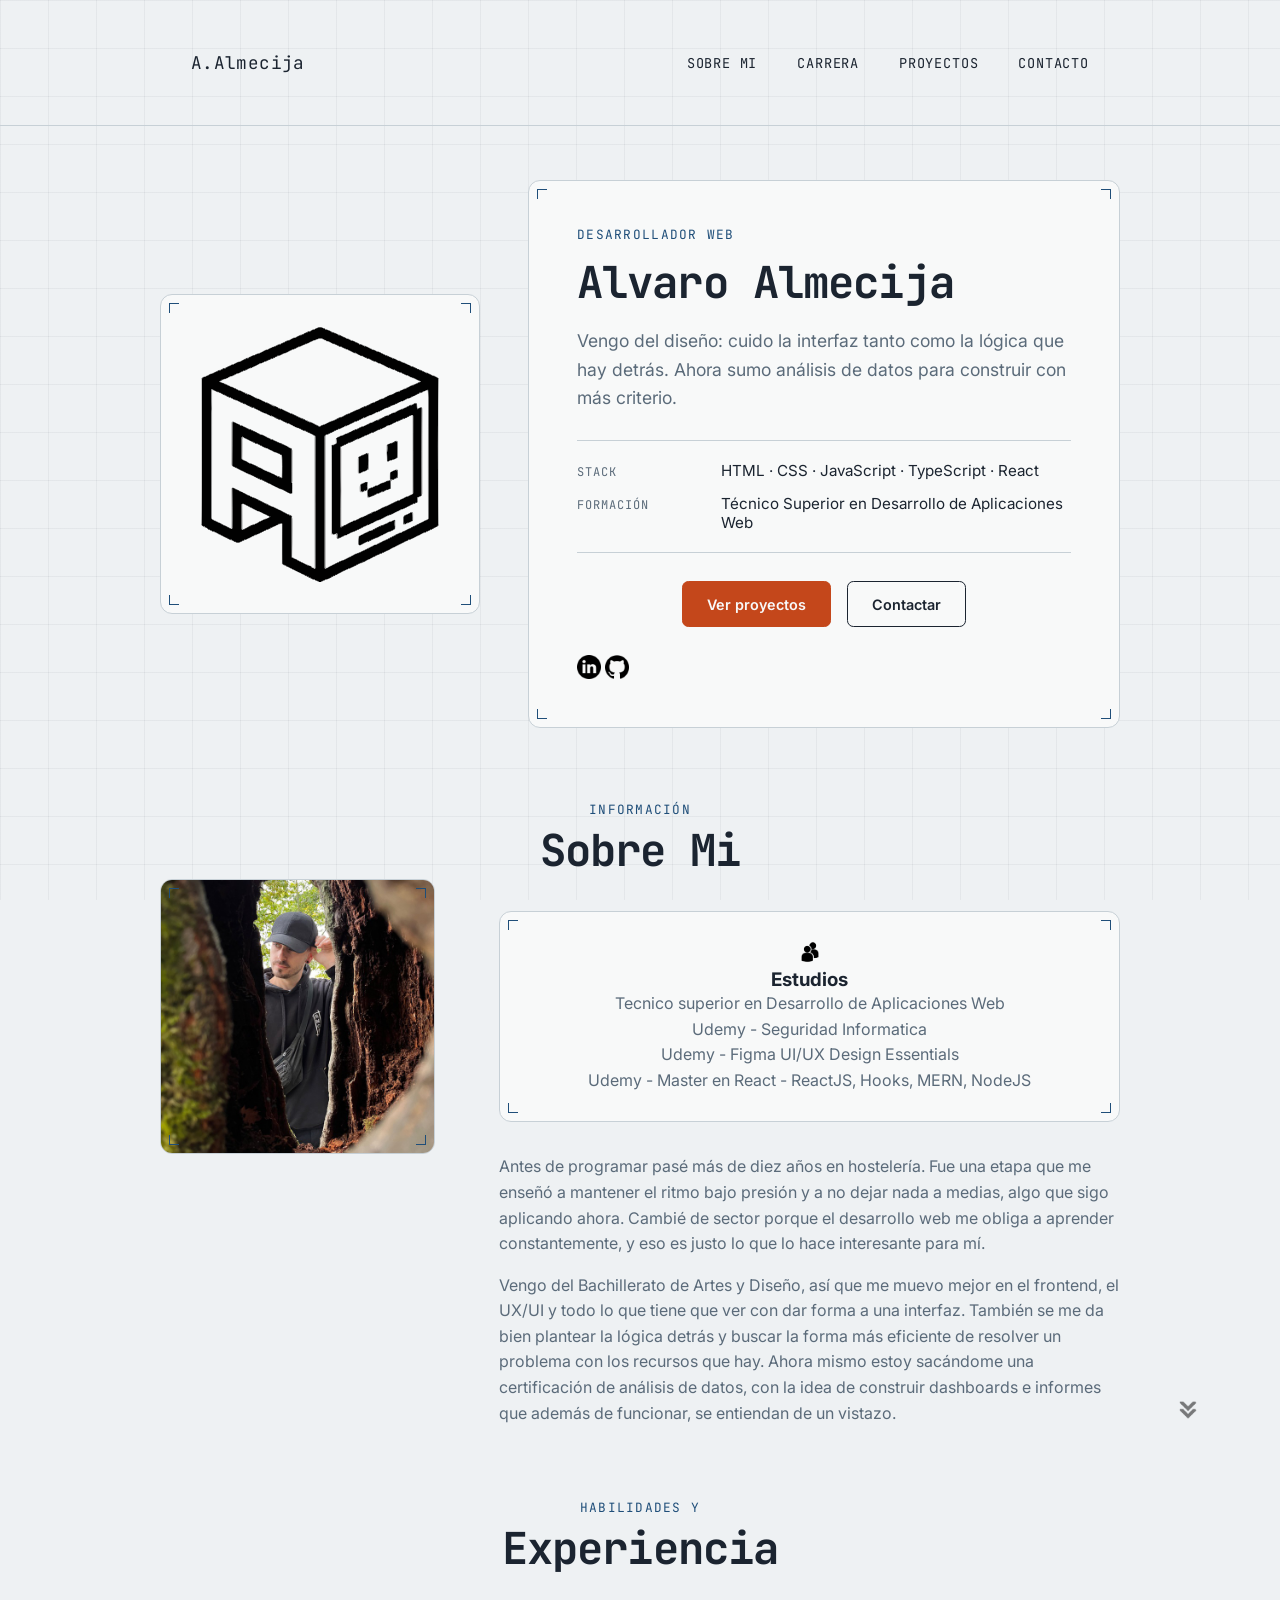
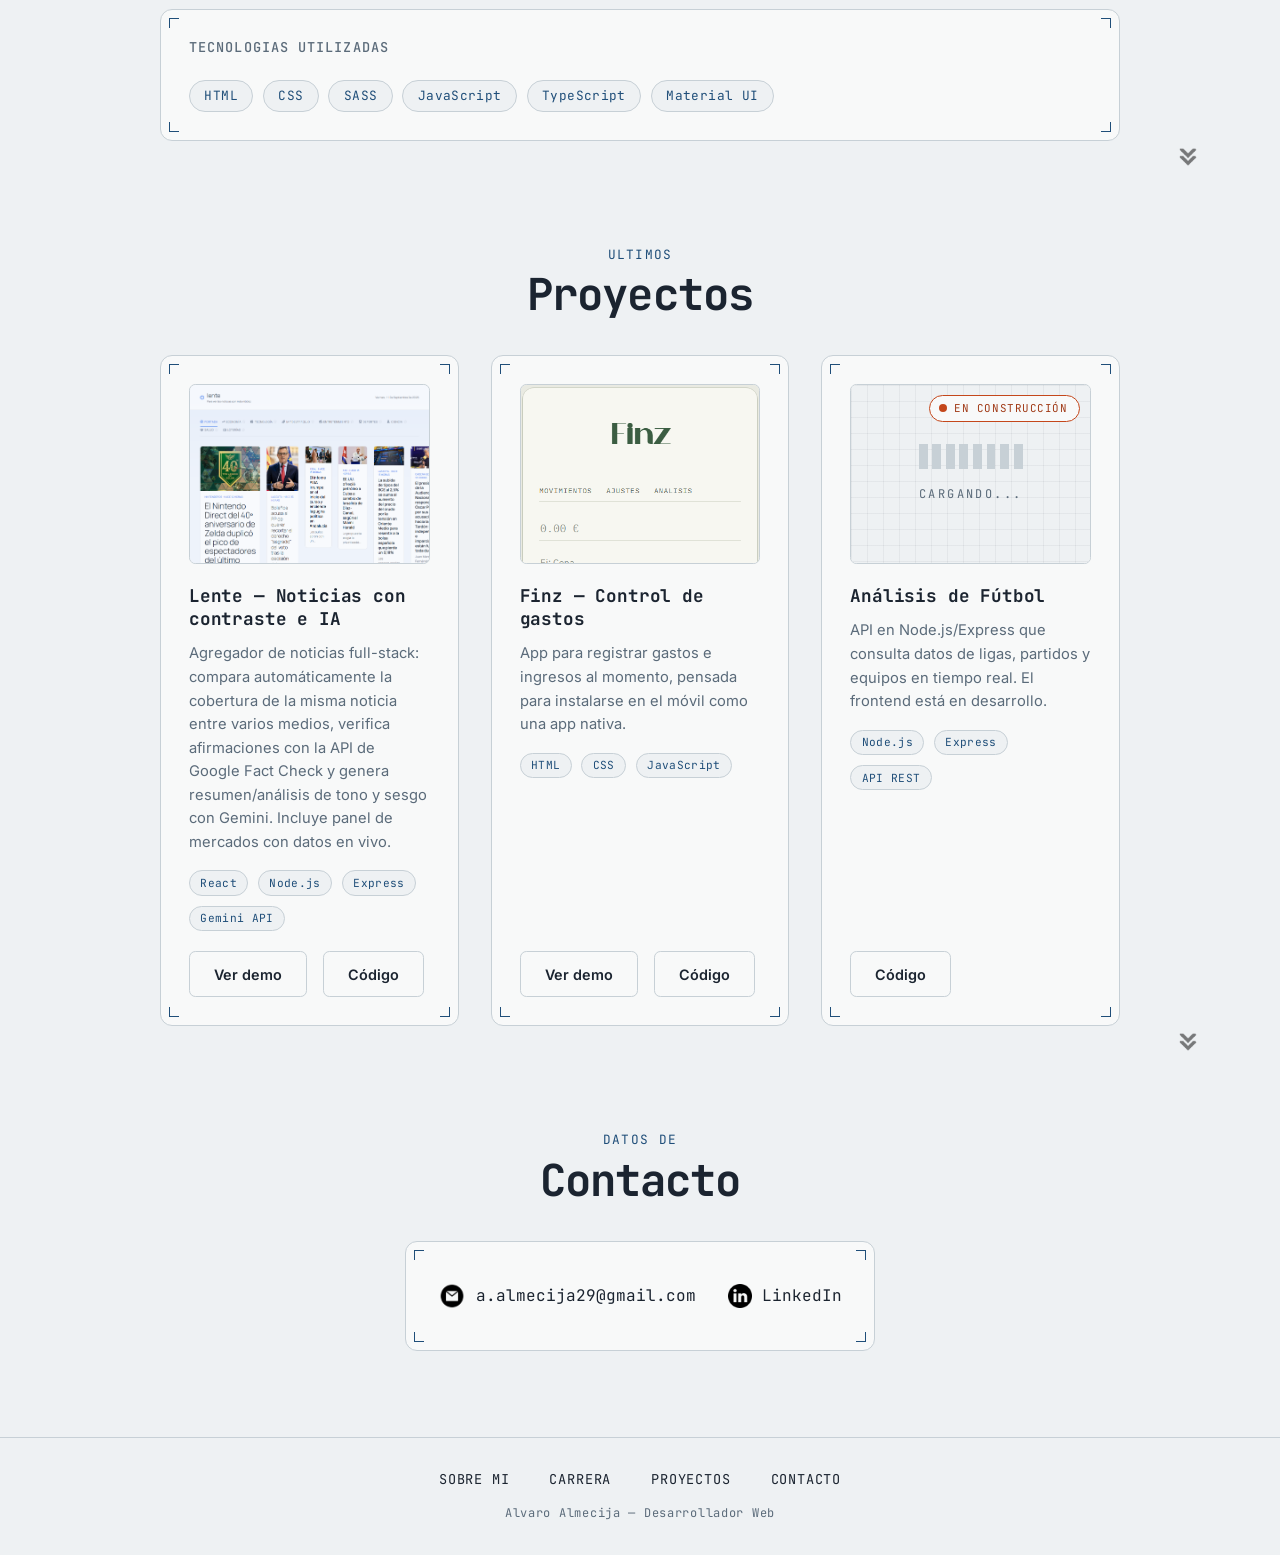
<file: index.html>
<!DOCTYPE html>
<html lang="es">
<head>
<meta charset="UTF-8" />
<meta http-equiv="X-UA-Compatible" content="IE=edge" />
<meta name="viewport" content="width=device-width, initial-scale=1.0" />
<meta name="color-scheme" content="light" />
<meta name="description" content="Alvaro Almecija — Desarrollador Web. Proyectos, experiencia y contacto." />
<title>Alvaro Almecija - Portfolio</title>
<link rel="icon" href="./assets/logoAlvaroAlme.1.svg" type="image/svg+xml" />
<link rel="preconnect" href="https://fonts.googleapis.com" />
<link rel="preconnect" href="https://fonts.gstatic.com" crossorigin />
<link href="https://fonts.googleapis.com/css2?family=JetBrains+Mono:wght@400;500;700;800&family=Inter:wght@400;500;600;700&display=swap" rel="stylesheet" />
<link rel="stylesheet" href="style.css" />
<link rel="stylesheet" href="mediaqueries.css" />
</head>
<body>
<nav id="desktop-nav">
<div class="logo" id="logo-img">A.Almecija</div>
<div>
<ul class="nav-links">
<li><a href="#about">Sobre Mi</a></li>
<li><a href="#experience">Carrera</a></li>
<li><a href="#projects">Proyectos</a></li>
<li><a href="#contact">Contacto</a></li>
</ul>
</div>
</nav>
<nav id="hamburger-nav">
<div class="logo">A.Almecija</div>
<div class="hamburger-menu">
<div class="hamburger-icon" onclick="toggleMenu()">
<span></span>
<span></span>
<span></span>
</div>
<div class="menu-links">
<li><a href="#about" onclick="toggleMenu()">Sobre Mi</a></li>
<li><a href="#experience" onclick="toggleMenu()">Carrera</a></li>
<li><a href="#projects" onclick="toggleMenu()">Proyectos</a></li>
<li><a href="#contact" onclick="toggleMenu()">Contacto</a></li>
</div>
</div>
</nav>

<section id="profile">
<div class="profile-grid">
<div class="section__pic-container corner-marks">
<span class="corner corner-tl"></span><span class="corner corner-tr"></span>
<span class="corner corner-bl"></span><span class="corner corner-br"></span>
<img src="./assets/imagoAlvaroAlme.svg" alt="Alvaro Almecija - marca personal" />
</div>
<div class="spec-panel corner-marks">
<span class="corner corner-tl"></span><span class="corner corner-tr"></span>
<span class="corner corner-bl"></span><span class="corner corner-br"></span>
<p class="eyebrow">Desarrollador Web</p>
<h1 class="title">Alvaro Almecija</h1>
<p class="spec-lede">Vengo del diseño: cuido la interfaz tanto como la lógica que hay detrás. Ahora sumo análisis de datos para construir con más criterio.</p>
<dl class="spec-fields">
<div class="spec-field">
<dt>Stack</dt>
<dd>HTML · CSS · JavaScript · TypeScript · React</dd>
</div>
<div class="spec-field">
<dt>Formación</dt>
<dd>Técnico Superior en Desarrollo de Aplicaciones Web</dd>
</div>
</dl>
<div class="btn-container hero-actions">
<button class="btn btn-primary" onclick="location.href='./#projects'">Ver proyectos</button>
<button class="btn btn-secondary" onclick="location.href='./#contact'">Contactar</button>
</div>
<div id="socials-container">
<img
src="./assets/linkedin.png"
alt="Mi perfil de LinkedIn"
class="icon"
onclick="location.href='https://www.linkedin.com/in/alvaroAlme'"
/>
<img
src="./assets/github.png"
alt="Mi perfil de GitHub"
class="icon"
onclick="location.href='https://github.com/AlvaroAlme'"
/>
</div>
</div>
</div>
</section>

<section id="about">
<p class="section__text__p1">Información</p>
<h2 class="title">Sobre Mi</h2>
<div class="section-container">
<div class="section__pic-container corner-marks">
<span class="corner corner-tl"></span><span class="corner corner-tr"></span>
<span class="corner corner-bl"></span><span class="corner corner-br"></span>
<img
src="./assets/user.image.jpg"
alt="Foto de perfil"
class="about-pic"
/>
</div>
<div class="about-details-container">
<div class="about-containers">
<div class="details-container corner-marks">
<span class="corner corner-tl"></span><span class="corner corner-tr"></span>
<span class="corner corner-bl"></span><span class="corner corner-br"></span>
<img
src="./assets/education.png"
alt="Education icon"
class="icon"
/>
<h3>Estudios</h3>
<p>Tecnico superior en Desarrollo de Aplicaciones Web<br />Udemy - Seguridad Informatica<br />Udemy - Figma UI/UX Design Essentials<br />Udemy - Master en React - ReactJS, Hooks, MERN, NodeJS</p>
</div>
</div>
<div class="text-container">
<p>
Antes de programar pasé más de diez años en hostelería. Fue una etapa que me
enseñó a mantener el ritmo bajo presión y a no dejar nada a medias, algo que
sigo aplicando ahora. Cambié de sector porque el desarrollo web me obliga a
aprender constantemente, y eso es justo lo que lo hace interesante para mí.
</p>
<p>
Vengo del Bachillerato de Artes y Diseño, así que me muevo mejor en el
frontend, el UX/UI y todo lo que tiene que ver con dar forma a una interfaz.
También se me da bien plantear la lógica detrás y buscar la forma más
eficiente de resolver un problema con los recursos que hay. Ahora mismo
estoy sacándome una certificación de análisis de datos, con la idea de
construir dashboards e informes que además de funcionar, se entiendan de
un vistazo.
</p>
</div>
</div>
</div>
<img
src="./assets/arrow.png"
alt="Arrow icon"
class="icon arrow"
onclick="location.href='./#experience'"
/>
</section>

<section id="experience">
<p class="section__text__p1">Habilidades y </p>
<h2 class="title">Experiencia</h2>
<div class="experience-details-container">
<div class="about-containers">
<div class="details-container corner-marks skills-panel">
<span class="corner corner-tl"></span><span class="corner corner-tr"></span>
<span class="corner corner-bl"></span><span class="corner corner-br"></span>
<h3 class="experience-sub-title">Tecnologias Utilizadas</h3>
<div class="tag-row">
<span class="tag">HTML</span>
<span class="tag">CSS</span>
<span class="tag">SASS</span>
<span class="tag">JavaScript</span>
<span class="tag">TypeScript</span>
<span class="tag">Material UI</span>
</div>
</div>
</div>
</div>
<img
src="./assets/arrow.png"
alt="Arrow icon"
class="icon arrow"
onclick="location.href='./#projects'"
/>
</section>

<section id="projects">
<p class="section__text__p1">Ultimos</p>
<h2 class="title">Proyectos</h2>
<div class="experience-details-container">
<div class="about-containers project-grid">
<div class="details-container color-container corner-marks project-card">
<span class="corner corner-tl"></span><span class="corner corner-tr"></span>
<span class="corner corner-bl"></span><span class="corner corner-br"></span>
<div class="project-img-frame">
<img src="./proyectos/lente-noticias/assets/lente-preview.png" alt="Lente - portada con mosaico de noticias, categorías y panel de análisis con IA" class="project-img"/>
</div>
<h3 class="experience-sub-title project-title">Lente — Noticias con contraste e IA</h3>
<p class="project-desc">Agregador de noticias full-stack: compara automáticamente la cobertura de la misma noticia entre varios medios, verifica afirmaciones con la API de Google Fact Check y genera resumen/análisis de tono y sesgo con Gemini. Incluye panel de mercados con datos en vivo.</p>
<div class="tag-row project-tags">
<span class="tag tag-data">React</span>
<span class="tag tag-data">Node.js</span>
<span class="tag tag-data">Express</span>
<span class="tag tag-data">Gemini API</span>
</div>
<div class="btn-container">
<button class="btn btn-color-2 project-btn" onclick="location.href='https://alvaroalme.github.io/lente-noticias/'">Ver demo</button>
<button class="btn btn-color-2 project-btn" onclick="location.href='https://github.com/AlvaroAlme/lente-noticias'">Código</button>
</div>
</div>
<div class="details-container color-container corner-marks project-card">
<span class="corner corner-tl"></span><span class="corner corner-tr"></span>
<span class="corner corner-bl"></span><span class="corner corner-br"></span>
<div class="project-img-frame">
<img src="./proyectos/control-de-gastos/assets/finz-preview.png" alt="Finz - Control de gastos, formulario y listado de movimientos" class="project-img"/>
</div>
<h3 class="experience-sub-title project-title">Finz — Control de gastos</h3>
<p class="project-desc">App para registrar gastos e ingresos al momento, pensada para instalarse en el móvil como una app nativa.</p>
<div class="tag-row project-tags">
<span class="tag tag-data">HTML</span>
<span class="tag tag-data">CSS</span>
<span class="tag tag-data">JavaScript</span>
</div>
<div class="btn-container">
<button class="btn btn-color-2 project-btn" onclick="location.href='https://AlvaroAlme.github.io/portfolio-alvaroalme/proyectos/control-de-gastos/landing.html'">Ver demo</button>
<button class="btn btn-color-2 project-btn" onclick="location.href='https://github.com/AlvaroAlme/portfolio-alvaroalme/tree/main/proyectos/control-de-gastos'">Código</button>
</div>
</div>
<div class="details-container color-container corner-marks project-card">
<span class="corner corner-tl"></span><span class="corner corner-tr"></span>
<span class="corner corner-bl"></span><span class="corner corner-br"></span>
<div class="project-img-frame project-img-frame--wip">
<span class="wip-badge">En construcción</span>
<div class="loading-placeholder">
<div class="loading-bar">
<span></span><span></span><span></span><span></span><span></span><span></span><span></span><span></span>
</div>
<p class="loading-text">CARGANDO...</p>
</div>
</div>
<h3 class="experience-sub-title project-title">Análisis de Fútbol</h3>
<p class="project-desc">API en Node.js/Express que consulta datos de ligas, partidos y equipos en tiempo real. El frontend está en desarrollo.</p>
<div class="tag-row project-tags">
<span class="tag tag-data">Node.js</span>
<span class="tag tag-data">Express</span>
<span class="tag tag-data">API REST</span>
</div>
<div class="btn-container">
<button class="btn btn-color-2 project-btn" onclick="location.href='https://github.com/AlvaroAlme/portfolio-alvaroalme/tree/main/proyectos/analisis-futbol'">Código</button>
</div>
</div>
</div>
</div>
<img
src="./assets/arrow.png"
alt="Arrow icon"
class="icon arrow"
onclick="location.href='./#contact'"
/>
</section>

<section id="contact">
<p class="section__text__p1">Datos de</p>
<h2 class="title">Contacto</h2>
<div class="contact-info-upper-container corner-marks">
<span class="corner corner-tl"></span><span class="corner corner-tr"></span>
<span class="corner corner-bl"></span><span class="corner corner-br"></span>
<div class="contact-info-container">
<img
src="./assets/email.png"
alt="Email icon"
class="icon contact-icon email-icon"
/>
<p><a href="mailto:a.almecija29@gmail.com">a.almecija29@gmail.com</a></p>
</div>
<div class="contact-info-container">
<img
src="./assets/linkedin.png"
alt="LinkedIn icon"
class="icon contact-icon"
/>
<p><a href="https://www.linkedin.com/in/alvaroAlme">LinkedIn</a></p>
</div>
</div>
</section>
<footer>
<nav>
<div class="nav-links-container">
<ul class="nav-links">
<li><a href="#about">Sobre Mi</a></li>
<li><a href="#experience">Carrera</a></li>
<li><a href="#projects">Proyectos</a></li>
<li><a href="#contact">Contacto</a></li>
</ul>
</div>
</nav>
<p class="footer-note">Alvaro Almecija — Desarrollador Web</p>
</footer>
<script src="script.js"></script>
</body>
</html>
</file>
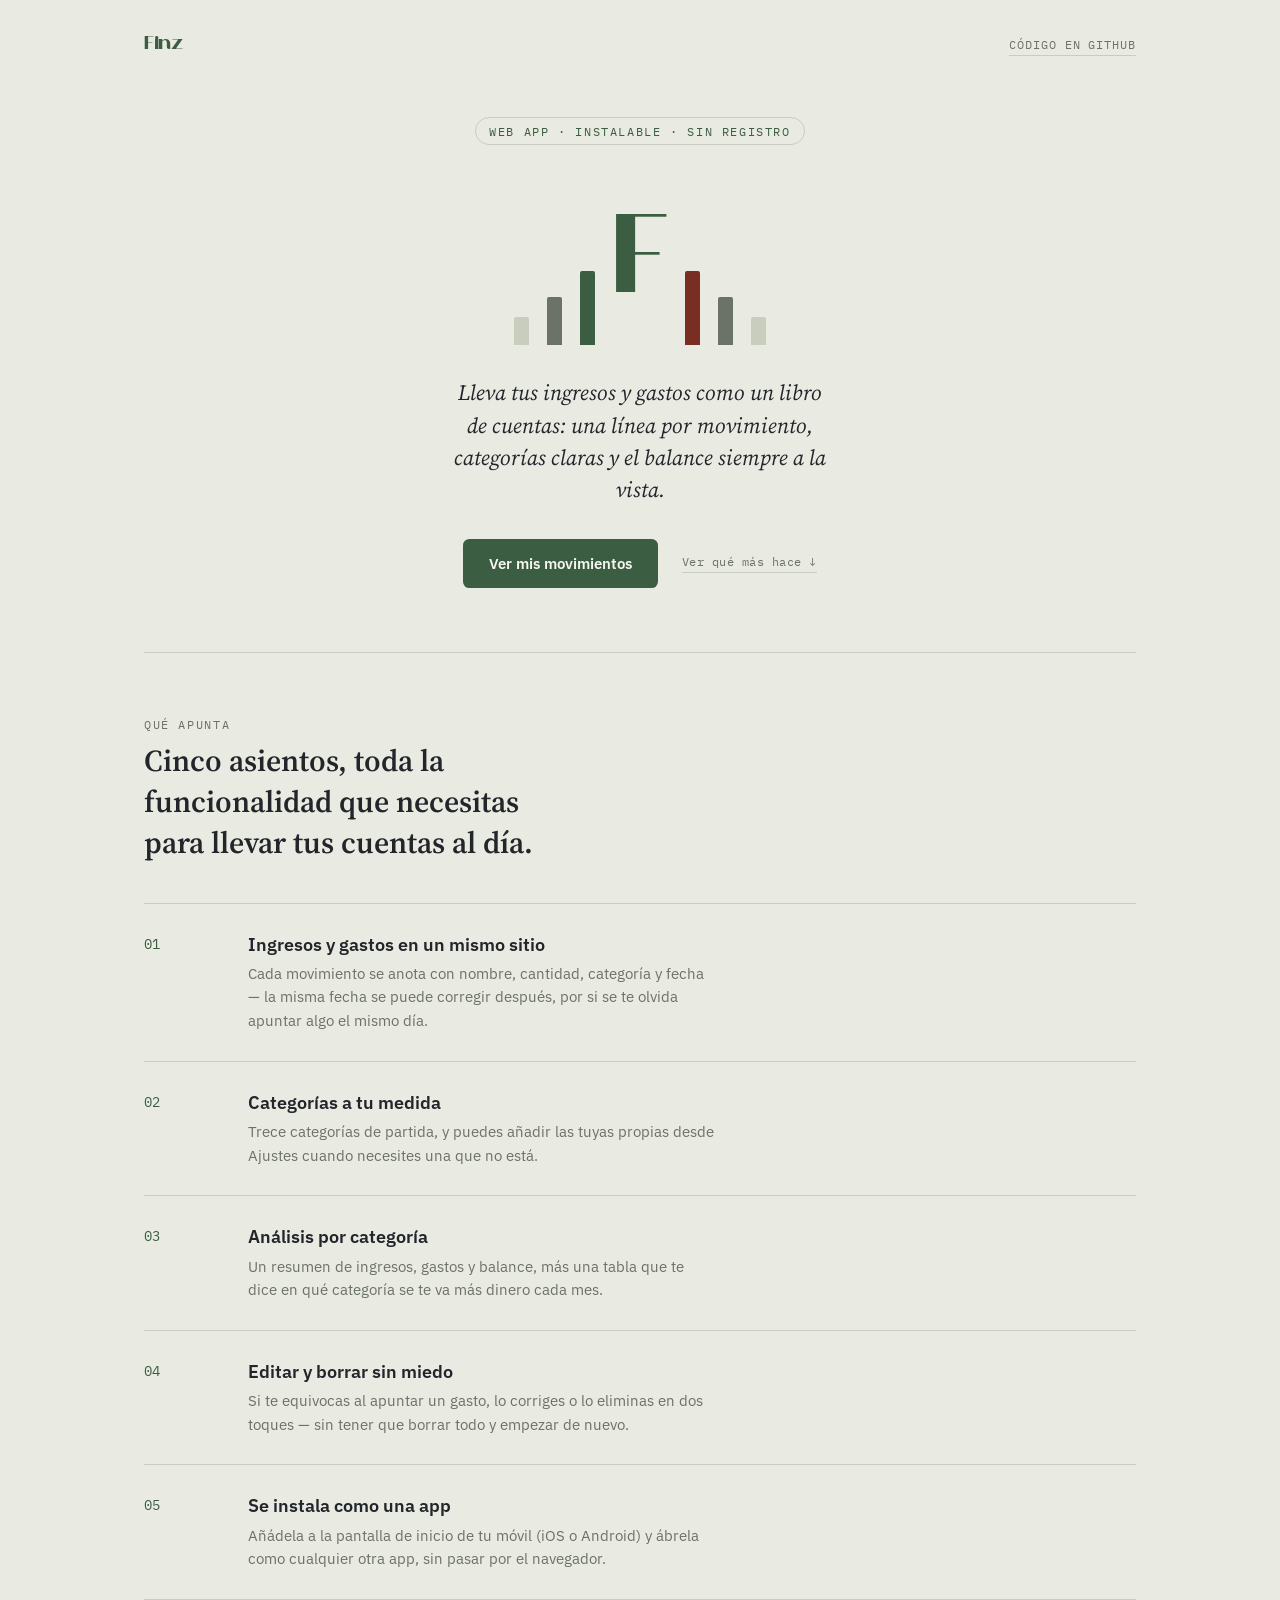
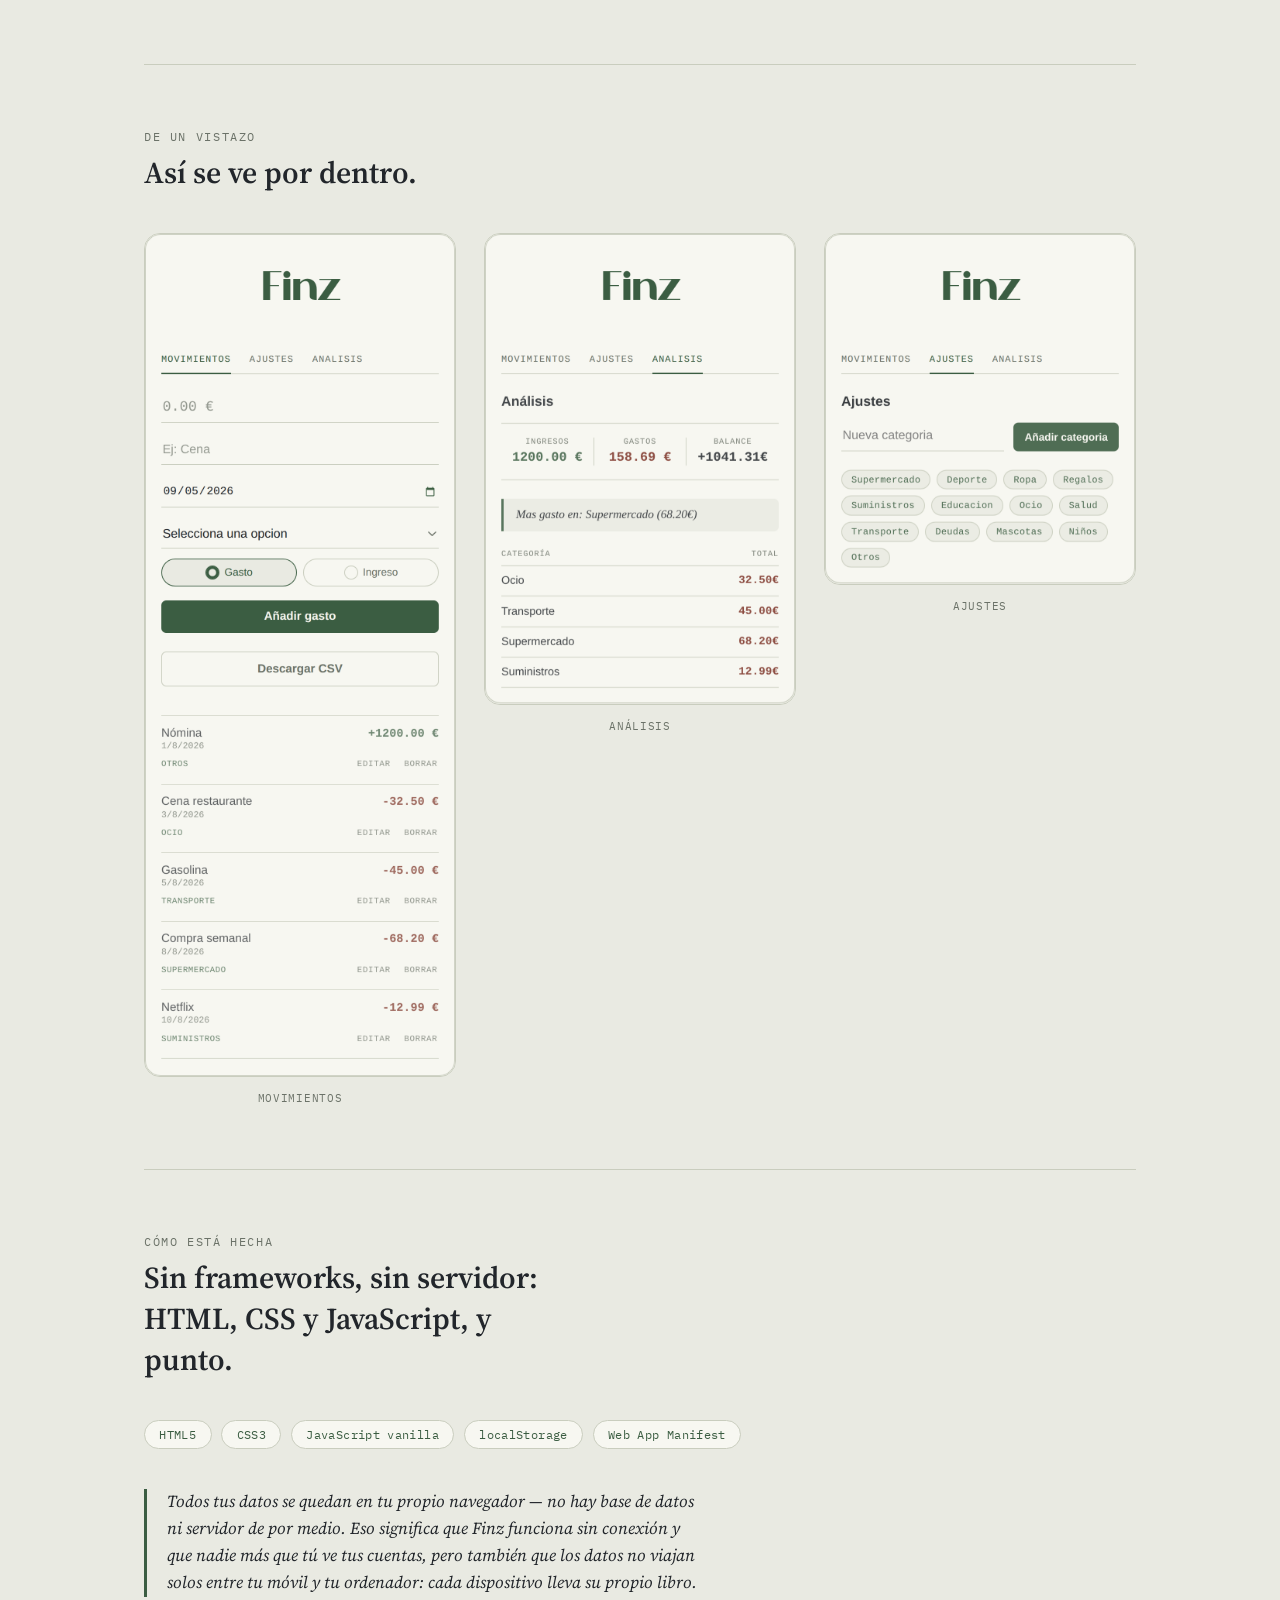
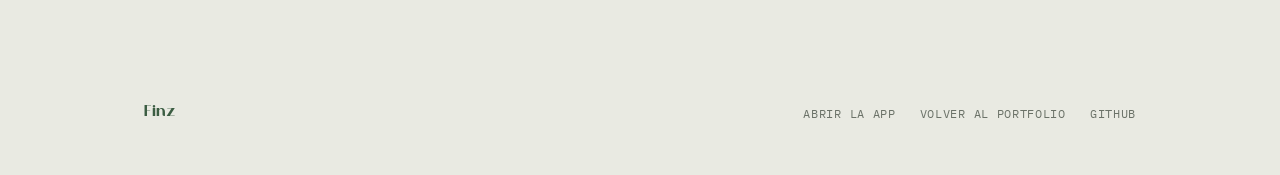
<file: proyectos/control-de-gastos/landing.html>
<!DOCTYPE html>
<html lang="es">
<head>
<meta charset="UTF-8" />
<meta name="viewport" content="width=device-width, initial-scale=1.0" />
<title>Finz — Control de gastos</title>
<meta name="description" content="Finz es una web app para llevar tus ingresos y gastos como un libro de cuentas: simple, privada y sin registro." />
<link rel="apple-touch-icon" href="assets/icon-180.png" />
<style>
@import url("https://fonts.googleapis.com/css2?family=Source+Serif+4:ital,opsz,wght@0,8..60,500;1,8..60,500;0,8..60,600&family=IBM+Plex+Sans:wght@400;500;600&family=IBM+Plex+Mono:wght@400;500;600&display=swap");

@font-face {
  font-family: "Brolian";
  src: url("assets/Brolian-Black.ttf") format("truetype");
  font-weight: 900;
  font-style: normal;
  font-display: swap;
}

:root {
  --ledger-void: #e9eae2;
  --ledger-page: #f7f7f1;
  --ink: #22262b;
  --ink-soft: #6b7268;
  --rule: #c9cdbe;
  --debit: #7a2e22;
  --brand: #3b5d42;
  --brand-dark: #2e4a35;

  --font-display: "Source Serif 4", Georgia, serif;
  --font-body: "IBM Plex Sans", "Segoe UI", sans-serif;
  --font-data: "IBM Plex Mono", "Courier New", monospace;
  --font-wordmark: "Brolian", "Segoe UI", sans-serif;
}

* {
  margin: 0;
  padding: 0;
  box-sizing: border-box;
}

html {
  scroll-behavior: smooth;
}

body {
  font-family: var(--font-body);
  background: var(--ledger-void);
  color: var(--ink);
  -webkit-font-smoothing: antialiased;
}

.envolvente {
  max-width: 1040px;
  margin: 0 auto;
  padding: 0 1.5rem;
}

a {
  color: inherit;
}

/* ---------- Cabecera ---------- */

.cabecera {
  display: flex;
  align-items: center;
  justify-content: space-between;
  padding: 1.75rem 0;
}

.cabecera-marca {
  font-family: var(--font-wordmark);
  font-weight: 900;
  font-size: 1.5rem;
  color: var(--brand);
  letter-spacing: -0.02em;
}

.cabecera-enlace {
  font-family: var(--font-data);
  font-size: 0.72rem;
  letter-spacing: 0.08em;
  text-transform: uppercase;
  color: var(--ink-soft);
  text-decoration: none;
  border-bottom: 1px solid var(--rule);
  padding-bottom: 0.15rem;
  transition: color 150ms ease, border-color 150ms ease;
}

.cabecera-enlace:hover {
  color: var(--brand);
  border-color: var(--brand);
}

/* ---------- Héroe: la portada del libro ---------- */

.hero {
  padding: 3.5rem 0 4rem;
  display: flex;
  flex-direction: column;
  align-items: center;
  text-align: center;
}

.hero-eyebrow {
  display: inline-block;
  font-family: var(--font-data);
  font-size: 0.72rem;
  letter-spacing: 0.14em;
  text-transform: uppercase;
  color: var(--brand);
  border: 1px solid var(--rule);
  border-radius: 999px;
  padding: 0.35rem 0.85rem;
  margin-bottom: 2.5rem;
}

/* ---------- El visual del héroe: un pequeño perfil de barras,
   como el "skyline" de un gráfico de barras, con la F de Finz
   como el pico central — el mismo lenguaje que usa la pestaña
   de Análisis, pero como marca en vez de como dato. Las barras
   más próximas a la F llevan los dos colores que ya significan
   algo en el resto de la app: verde para ingreso, rojo para
   gasto — no son decorativas, citan tu propio sistema. ---------- */

.hero-visual {
  display: flex;
  align-items: flex-end;
  justify-content: center;
  gap: clamp(0.5rem, 2vw, 1.1rem);
  height: clamp(7rem, 16vw, 10rem);
  margin-bottom: 2rem;
}

.barra {
  display: block;
  width: clamp(0.6rem, 1.6vw, 0.95rem);
  height: var(--altura);
  background: var(--color);
  border-radius: 2px 2px 0 0;
  transform: scaleY(0);
  transform-origin: bottom;
  animation: crecer-barra 550ms cubic-bezier(0.34, 1.56, 0.64, 1) forwards;
  animation-delay: var(--demora);
}

.hero-f {
  font-family: var(--font-wordmark);
  font-weight: 900;
  font-size: clamp(5.5rem, 14vw, 8.5rem);
  line-height: 1;
  color: var(--brand);
  letter-spacing: -0.02em;
  opacity: 0;
  transform: scale(0.85) translateY(6px);
  animation: aparecer-f 480ms ease-out forwards;
  animation-delay: 260ms;
}

@keyframes crecer-barra {
  to {
    transform: scaleY(1);
  }
}

@keyframes aparecer-f {
  to {
    opacity: 1;
    transform: scale(1) translateY(0);
  }
}

.hero-tagline {
  font-family: var(--font-display);
  font-style: italic;
  font-size: 1.35rem;
  line-height: 1.5;
  color: var(--ink);
  max-width: 34ch;
  margin-bottom: 2rem;
}

.hero-acciones {
  display: flex;
  align-items: center;
  gap: 1.5rem;
  flex-wrap: wrap;
  justify-content: center;
  opacity: 0;
  transform: translateY(10px);
  animation: aparecer-acciones 450ms ease-out forwards;
  animation-delay: 700ms;
}

@keyframes aparecer-acciones {
  to {
    opacity: 1;
    transform: translateY(0);
  }
}

.btn-cta {
  display: inline-block;
  font-family: var(--font-body);
  font-weight: 600;
  font-size: 0.95rem;
  color: var(--ledger-page);
  background: var(--brand);
  padding: 0.9rem 1.6rem;
  border-radius: 0.4rem;
  text-decoration: none;
  transition: background-color 150ms ease;
}

.btn-cta:hover {
  background: var(--brand-dark);
}

.hero-secundario {
  font-family: var(--font-data);
  font-size: 0.78rem;
  letter-spacing: 0.04em;
  color: var(--ink-soft);
  text-decoration: none;
  border-bottom: 1px solid var(--rule);
  padding-bottom: 0.15rem;
  transition: color 150ms ease, border-color 150ms ease;
}

.hero-secundario:hover {
  color: var(--ink);
  border-color: var(--ink);
}

@media (prefers-reduced-motion: reduce) {
  .barra,
  .hero-f,
  .hero-acciones {
    animation: none;
    opacity: 1;
    transform: none;
  }
}

/* ---------- Secciones generales ---------- */

section {
  padding: 4rem 0;
  border-top: 1px solid var(--rule);
}

.seccion-titulo {
  font-family: var(--font-data);
  font-size: 0.72rem;
  letter-spacing: 0.14em;
  text-transform: uppercase;
  color: var(--ink-soft);
  margin-bottom: 0.5rem;
}

.seccion-h2 {
  font-family: var(--font-display);
  font-weight: 600;
  font-size: 1.9rem;
  color: var(--ink);
  max-width: 26ch;
  margin-bottom: 2.5rem;
}

/* ---------- Funcionalidades: como asientos de un libro mayor,
   con su referencia numerada y una línea que los separa ---------- */

.libro {
  border-top: 1px solid var(--rule);
}

.asiento {
  display: grid;
  grid-template-columns: 5rem 1fr;
  gap: 1.5rem;
  padding: 1.75rem 0;
  border-bottom: 1px solid var(--rule);
  opacity: 0;
  transform: translateY(10px);
  transition: opacity 500ms ease, transform 500ms ease;
}

.asiento.visible {
  opacity: 1;
  transform: translateY(0);
}

.asiento-ref {
  font-family: var(--font-data);
  font-size: 0.85rem;
  color: var(--brand);
  padding-top: 0.2rem;
}

.asiento-titulo {
  font-family: var(--font-body);
  font-weight: 600;
  font-size: 1.15rem;
  margin-bottom: 0.4rem;
}

.asiento-desc {
  color: var(--ink-soft);
  font-size: 0.95rem;
  line-height: 1.55;
  max-width: 52ch;
}

/* ---------- Capturas ---------- */

.capturas {
  display: grid;
  grid-template-columns: repeat(3, 1fr);
  gap: 1.75rem;
}

.captura {
  opacity: 0;
  transform: translateY(10px);
  transition: opacity 500ms ease, transform 500ms ease;
}

.captura.visible {
  opacity: 1;
  transform: translateY(0);
}

.captura img {
  width: 100%;
  border-radius: 1rem;
  border: 1px solid var(--rule);
  display: block;
}

.captura-etiqueta {
  font-family: var(--font-data);
  font-size: 0.7rem;
  letter-spacing: 0.06em;
  text-transform: uppercase;
  color: var(--ink-soft);
  margin-top: 0.85rem;
  text-align: center;
}

/* ---------- Cómo está construida ---------- */

.stack {
  display: flex;
  flex-wrap: wrap;
  gap: 0.6rem;
  margin-bottom: 2.5rem;
}

.stack-tag {
  font-family: var(--font-data);
  font-size: 0.75rem;
  letter-spacing: 0.03em;
  color: var(--brand);
  background: var(--ledger-page);
  border: 1px solid var(--rule);
  border-radius: 999px;
  padding: 0.4rem 0.9rem;
}

.nota-tecnica {
  font-family: var(--font-display);
  font-style: italic;
  font-size: 1.05rem;
  line-height: 1.6;
  color: var(--ink);
  max-width: 62ch;
  border-left: 3px solid var(--brand);
  padding-left: 1.25rem;
}

/* ---------- Pie ---------- */

.pie {
  padding: 2.5rem 0 3rem;
  display: flex;
  justify-content: space-between;
  align-items: center;
  flex-wrap: wrap;
  gap: 1rem;
}

.pie-marca {
  font-family: var(--font-wordmark);
  font-weight: 900;
  font-size: 1.1rem;
  color: var(--brand);
}

.pie-enlaces {
  display: flex;
  gap: 1.5rem;
}

.pie-enlaces a {
  font-family: var(--font-data);
  font-size: 0.72rem;
  letter-spacing: 0.06em;
  text-transform: uppercase;
  color: var(--ink-soft);
  text-decoration: none;
}

.pie-enlaces a:hover {
  color: var(--brand);
}

/* ---------- Responsive ---------- */

@media (max-width: 760px) {
  .hero {
    padding-top: 1rem;
  }

  .capturas {
    grid-template-columns: 1fr;
    max-width: 340px;
    margin: 0 auto;
  }

  .asiento {
    grid-template-columns: 1fr;
    gap: 0.4rem;
  }
}

@media (prefers-reduced-motion: reduce) {
  .asiento,
  .captura {
    transition: none;
    opacity: 1;
    transform: none;
  }
}
</style>
</head>
<body>

<div class="envolvente">
  <header class="cabecera">
    <span class="cabecera-marca">Finz</span>
    <a class="cabecera-enlace" href="https://github.com/AlvaroAlme/portfolio-alvaroalme" target="_blank" rel="noopener">Código en GitHub</a>
  </header>

  <section class="hero" style="border-top: none; padding-top: 1.5rem;">
    <span class="hero-eyebrow">Web app · Instalable · Sin registro</span>

    <div class="hero-visual" aria-hidden="true">
      <span class="barra" style="--altura: 28px; --color: var(--rule); --demora: 0ms;"></span>
      <span class="barra" style="--altura: 48px; --color: var(--ink-soft); --demora: 90ms;"></span>
      <span class="barra" style="--altura: 74px; --color: var(--brand); --demora: 180ms;"></span>
      <span class="hero-f">F</span>
      <span class="barra" style="--altura: 74px; --color: var(--debit); --demora: 180ms;"></span>
      <span class="barra" style="--altura: 48px; --color: var(--ink-soft); --demora: 90ms;"></span>
      <span class="barra" style="--altura: 28px; --color: var(--rule); --demora: 0ms;"></span>
    </div>

    <p class="hero-tagline">Lleva tus ingresos y gastos como un libro de cuentas: una línea por movimiento, categorías claras y el balance siempre a la vista.</p>

    <div class="hero-acciones">
      <a class="btn-cta" href="index.html">Ver mis movimientos</a>
      <a class="hero-secundario" href="#funcionalidades">Ver qué más hace ↓</a>
    </div>
  </section>

  <section id="funcionalidades">
    <div class="seccion-titulo">Qué apunta</div>
    <h2 class="seccion-h2">Cinco asientos, toda la funcionalidad que necesitas para llevar tus cuentas al día.</h2>

    <div class="libro">
      <article class="asiento">
        <span class="asiento-ref">01</span>
        <div>
          <div class="asiento-titulo">Ingresos y gastos en un mismo sitio</div>
          <p class="asiento-desc">Cada movimiento se anota con nombre, cantidad, categoría y fecha — la misma fecha se puede corregir después, por si se te olvida apuntar algo el mismo día.</p>
        </div>
      </article>
      <article class="asiento">
        <span class="asiento-ref">02</span>
        <div>
          <div class="asiento-titulo">Categorías a tu medida</div>
          <p class="asiento-desc">Trece categorías de partida, y puedes añadir las tuyas propias desde Ajustes cuando necesites una que no está.</p>
        </div>
      </article>
      <article class="asiento">
        <span class="asiento-ref">03</span>
        <div>
          <div class="asiento-titulo">Análisis por categoría</div>
          <p class="asiento-desc">Un resumen de ingresos, gastos y balance, más una tabla que te dice en qué categoría se te va más dinero cada mes.</p>
        </div>
      </article>
      <article class="asiento">
        <span class="asiento-ref">04</span>
        <div>
          <div class="asiento-titulo">Editar y borrar sin miedo</div>
          <p class="asiento-desc">Si te equivocas al apuntar un gasto, lo corriges o lo eliminas en dos toques — sin tener que borrar todo y empezar de nuevo.</p>
        </div>
      </article>
      <article class="asiento">
        <span class="asiento-ref">05</span>
        <div>
          <div class="asiento-titulo">Se instala como una app</div>
          <p class="asiento-desc">Añádela a la pantalla de inicio de tu móvil (iOS o Android) y ábrela como cualquier otra app, sin pasar por el navegador.</p>
        </div>
      </article>
    </div>
  </section>

  <section>
    <div class="seccion-titulo">De un vistazo</div>
    <h2 class="seccion-h2">Así se ve por dentro.</h2>

    <div class="capturas">
      <div class="captura">
        <img src="assets/captura-movimientos.png" alt="Pestaña Movimientos de Finz, con el formulario y la lista de gastos e ingresos" />
        <div class="captura-etiqueta">Movimientos</div>
      </div>
      <div class="captura">
        <img src="assets/captura-analisis.png" alt="Pestaña Análisis de Finz, con el resumen de ingresos, gastos y balance" />
        <div class="captura-etiqueta">Análisis</div>
      </div>
      <div class="captura">
        <img src="assets/captura-ajustes.png" alt="Pestaña Ajustes de Finz, con la lista de categorías" />
        <div class="captura-etiqueta">Ajustes</div>
      </div>
    </div>
  </section>

  <section>
    <div class="seccion-titulo">Cómo está hecha</div>
    <h2 class="seccion-h2">Sin frameworks, sin servidor: HTML, CSS y JavaScript, y punto.</h2>

    <div class="stack">
      <span class="stack-tag">HTML5</span>
      <span class="stack-tag">CSS3</span>
      <span class="stack-tag">JavaScript vanilla</span>
      <span class="stack-tag">localStorage</span>
      <span class="stack-tag">Web App Manifest</span>
    </div>

    <p class="nota-tecnica">Todos tus datos se quedan en tu propio navegador — no hay base de datos ni servidor de por medio. Eso significa que Finz funciona sin conexión y que nadie más que tú ve tus cuentas, pero también que los datos no viajan solos entre tu móvil y tu ordenador: cada dispositivo lleva su propio libro.</p>
  </section>

  <footer class="pie">
    <span class="pie-marca">Finz</span>
    <div class="pie-enlaces">
      <a href="index.html">Abrir la app</a>
      <a href="https://alvaroalme.github.io/portfolio-alvaroalme/" target="_blank" rel="noopener">Volver al portfolio</a>
      <a href="https://github.com/AlvaroAlme/portfolio-alvaroalme" target="_blank" rel="noopener">GitHub</a>
    </div>
  </footer>
</div>

<script>
  // Revela cada asiento y captura al entrar en pantalla, con un
  // pequeño desfase entre ellos — un único efecto orquestado en
  // vez de animaciones sueltas por todos lados.
  const observador = new IntersectionObserver((entradas) => {
    entradas.forEach((entrada, indice) => {
      if (entrada.isIntersecting) {
        setTimeout(() => entrada.target.classList.add("visible"), indice * 60);
        observador.unobserve(entrada.target);
      }
    });
  }, { threshold: 0.15 });

  document.querySelectorAll(".asiento, .captura").forEach((el) => observador.observe(el));
</script>

</body>
</html>
</file>
<file: style.css>
/* ============================================================
   ALVARO ALMECIJA — Portfolio
   Dirección visual: "ficha técnica" — el cajetín de un plano de
   ingeniería. Papel frío, tinta azul de plano, marcas de escuadra
   en las esquinas de cada bloque, titulares en monoespaciada como
   quien rotula una ficha técnica a máquina.
   ============================================================ */

:root {
  --ground: #eef1f3;
  --panel: #f8f9f9;
  --ink: #1b2430;
  --ink-soft: #5b6b7a;
  --line: #c7d0d6;
  --grid-line: rgba(27, 36, 48, 0.05);
  --brand: #1f4e79;
  --brand-dark: #163a5c;
  --signal: #c4471b;
  --signal-dark: #a03a16;

  --font-display: "JetBrains Mono", "IBM Plex Mono", "Courier New", monospace;
  --font-body: "Inter", "Segoe UI", sans-serif;
  --font-data: "JetBrains Mono", "IBM Plex Mono", monospace;

  --radius: 0.4rem;
  --radius-lg: 0.75rem;
  --corner: 10px;
}

/* GENERAL */

* {
  margin: 0;
  padding: 0;
  box-sizing: border-box;
}

html {
  scroll-behavior: smooth;
  color-scheme: light;
}

body {
  font-family: var(--font-body);
  background-color: var(--ground);
  color: var(--ink);
  background-image: linear-gradient(var(--grid-line) 1px, transparent 1px),
    linear-gradient(90deg, var(--grid-line) 1px, transparent 1px);
  background-size: 48px 48px;
  background-attachment: fixed;
}

p {
  color: var(--ink-soft);
  line-height: 1.6;
}

a,
.btn {
  transition: all 200ms ease;
}

::selection {
  background: var(--brand);
  color: var(--panel);
}

:focus-visible {
  outline: 2px solid var(--brand);
  outline-offset: 2px;
}

/* CORNER MARKS — la firma visual: escuadras de registro de plano
   técnico en las esquinas de cada bloque destacado. */

.corner-marks {
  position: relative;
}

.corner {
  position: absolute;
  width: var(--corner);
  height: var(--corner);
  pointer-events: none;
}

.corner-tl {
  top: 8px;
  left: 8px;
  border-top: 1.5px solid var(--brand);
  border-left: 1.5px solid var(--brand);
}

.corner-tr {
  top: 8px;
  right: 8px;
  border-top: 1.5px solid var(--brand);
  border-right: 1.5px solid var(--brand);
}

.corner-bl {
  bottom: 8px;
  left: 8px;
  border-bottom: 1.5px solid var(--brand);
  border-left: 1.5px solid var(--brand);
}

.corner-br {
  bottom: 8px;
  right: 8px;
  border-bottom: 1.5px solid var(--brand);
  border-right: 1.5px solid var(--brand);
}

/* DESKTOP NAV */

nav,
.nav-links {
  display: flex;
}

nav {
  justify-content: space-around;
  align-items: center;
  height: 14vh;
  border-bottom: 1px solid var(--line);
}

.nav-links {
  gap: 2.5rem;
  list-style: none;
  font-family: var(--font-data);
  font-size: 0.85rem;
  letter-spacing: 0.06em;
  text-transform: uppercase;
}

a {
  color: var(--ink);
  text-decoration: none;
}

.nav-links a {
  position: relative;
  padding-bottom: 0.3rem;
}

.nav-links a::after {
  content: "";
  position: absolute;
  left: 0;
  bottom: 0;
  width: 0;
  height: 1.5px;
  background: var(--brand);
  transition: width 200ms ease;
}

.nav-links a:hover {
  color: var(--brand);
}

.nav-links a:hover::after {
  width: 100%;
}

.logo {
  font-family: var(--font-data);
  font-size: 1.1rem;
  letter-spacing: 0.02em;
}

.logo:hover {
  cursor: default;
}

/* HAMBURGER MENU */

#hamburger-nav {
  display: none;
}

.hamburger-menu {
  position: relative;
  display: inline-block;
}

.hamburger-icon {
  display: flex;
  flex-direction: column;
  justify-content: space-between;
  height: 20px;
  width: 28px;
  cursor: pointer;
}

.hamburger-icon span {
  width: 100%;
  height: 2px;
  background-color: var(--ink);
  transition: all 0.3s ease-in-out;
}

.menu-links {
  position: absolute;
  top: 100%;
  right: 0;
  background-color: var(--panel);
  border: 1px solid transparent;
  border-radius: var(--radius);
  width: fit-content;
  max-height: 0;
  overflow: hidden;
  transition: max-height 0.3s ease-in-out, border-color 0.3s ease-in-out;
  z-index: 10;
}

.menu-links.open {
  border-color: var(--line);
}

.menu-links a {
  display: block;
  padding: 0.75rem 1.25rem;
  text-align: center;
  font-family: var(--font-data);
  font-size: 0.85rem;
  letter-spacing: 0.06em;
  text-transform: uppercase;
  color: var(--ink);
  text-decoration: none;
  transition: all 0.2s ease-in-out;
}

.menu-links a:hover {
  color: var(--brand);
  background: var(--ground);
}

.menu-links li {
  list-style: none;
}

.menu-links.open {
  max-height: 300px;
}

.hamburger-icon.open span:first-child {
  transform: rotate(45deg) translate(6px, 6px);
}

.hamburger-icon.open span:nth-child(2) {
  opacity: 0;
}

.hamburger-icon.open span:last-child {
  transform: rotate(-45deg) translate(6px, -6px);
}

/* SECTIONS */

section {
  padding-top: 4vh;
  margin: 0 10rem;
  box-sizing: border-box;
  min-height: fit-content;
}

.section-container {
  display: flex;
}

.eyebrow {
  font-family: var(--font-data);
  font-size: 0.8rem;
  letter-spacing: 0.1em;
  text-transform: uppercase;
  color: var(--brand);
  margin-bottom: 0.5rem;
}

.section__text__p1 {
  font-family: var(--font-data);
  font-size: 0.8rem;
  letter-spacing: 0.1em;
  text-transform: uppercase;
  color: var(--brand);
  text-align: center;
}

.title {
  font-family: var(--font-display);
  font-weight: 700;
  font-size: 2.75rem;
  letter-spacing: -0.02em;
  text-align: center;
  color: var(--ink);
}

#profile .title,
.spec-panel .title {
  text-align: left;
}

/* PROFILE / HERO */

#profile {
  display: flex;
  align-items: center;
  justify-content: center;
  padding-top: 6vh;
  min-height: 88vh;
}

.profile-grid {
  display: flex;
  align-items: stretch;
  gap: 3rem;
  width: 100%;
}

#profile .section__pic-container {
  display: flex;
  align-items: center;
  justify-content: center;
  width: 320px;
  height: 320px;
  flex-shrink: 0;
  margin: auto 0;
  background: var(--panel);
  border: 1px solid var(--line);
  border-radius: var(--radius-lg);
  padding: 2.5rem;
}

#profile .section__pic-container img {
  width: 100%;
  height: auto;
}

.spec-panel {
  flex: 1;
  background: var(--panel);
  border: 1px solid var(--line);
  border-radius: var(--radius-lg);
  padding: 2.75rem 3rem;
}

.spec-lede {
  font-size: 1.1rem;
  color: var(--ink-soft);
  margin: 1rem 0 1.75rem;
  max-width: 34rem;
}

.spec-fields {
  display: flex;
  flex-direction: column;
  gap: 0.9rem;
  border-top: 1px solid var(--line);
  border-bottom: 1px solid var(--line);
  padding: 1.25rem 0;
  margin-bottom: 1.75rem;
}

.spec-field {
  display: grid;
  grid-template-columns: 8rem 1fr;
  gap: 1rem;
  align-items: baseline;
}

.spec-field dt {
  font-family: var(--font-data);
  font-size: 0.75rem;
  letter-spacing: 0.08em;
  text-transform: uppercase;
  color: var(--ink-soft);
}

.spec-field dd {
  font-size: 0.95rem;
  color: var(--ink);
}

.hero-actions {
  justify-content: flex-start;
  margin-bottom: 1.75rem;
}

#profile #socials-container {
  justify-content: flex-start;
  margin-top: 0;
}

/* ICONS */

.icon {
  cursor: pointer;
  height: 1.5rem;
}

article .icon {
  cursor: default;
}

/* BUTTONS */

.btn-container {
  display: flex;
  justify-content: center;
  gap: 1rem;
}

.btn {
  font-family: var(--font-body);
  font-weight: 600;
  font-size: 0.9rem;
  padding: 0.85rem 1.5rem;
  border-radius: var(--radius);
  border: 1px solid var(--ink);
  cursor: pointer;
  background: none;
  color: var(--ink);
}

.btn:hover {
  cursor: pointer;
}

.btn-primary {
  background: var(--signal);
  border-color: var(--signal);
  color: var(--panel);
}

.btn-primary:hover {
  background: var(--signal-dark);
  border-color: var(--signal-dark);
}

.btn-secondary {
  background: transparent;
  border-color: var(--ink);
  color: var(--ink);
}

.btn-secondary:hover {
  background: var(--ink);
  color: var(--panel);
}

.btn-color-2 {
  background: none;
  border-color: var(--line);
  color: var(--ink);
}

.btn-color-2:hover {
  border-color: var(--brand);
  color: var(--brand);
}

/* ABOUT SECTION */

#about {
  position: relative;
  padding-bottom: 4vh;
}

.about-containers {
  gap: 2rem;
  margin-bottom: 2rem;
  margin-top: 2rem;
}

.about-details-container {
  justify-content: center;
  flex-direction: column;
}

.text-container {
  display: flex;
  flex-direction: column;
  gap: 1rem;
}

.about-containers,
.about-details-container {
  display: flex;
}

#about .section__pic-container {
  border-radius: var(--radius-lg);
  overflow: hidden;
  border: 1px solid var(--line);
  height: fit-content;
  width: 275px;
  flex-shrink: 0;
}

.about-pic {
  display: block;
  width: 100%;
  height: auto;
}

.arrow {
  position: absolute;
  right: -5rem;
  bottom: 2.5rem;
  opacity: 0.5;
}

.arrow:hover {
  opacity: 1;
}

.details-container {
  padding: 1.75rem;
  flex: 1;
  background: var(--panel);
  border-radius: var(--radius-lg);
  border: 1px solid var(--line);
  text-align: center;
}

.section-container {
  gap: 4rem;
}

/* EXPERIENCE SECTION */

#experience {
  position: relative;
  padding-bottom: 4vh;
}

.experience-sub-title {
  font-family: var(--font-data);
  color: var(--ink-soft);
  font-weight: 500;
  font-size: 0.85rem;
  letter-spacing: 0.08em;
  text-transform: uppercase;
  margin-bottom: 1.5rem;
}

.experience-details-container {
  display: flex;
  justify-content: center;
  flex-direction: column;
}

.skills-panel {
  text-align: left;
}

.skills-panel .experience-sub-title {
  text-align: left;
}

.tag-row {
  display: flex;
  flex-wrap: wrap;
  gap: 0.6rem;
}

.tag {
  font-family: var(--font-data);
  font-size: 0.8rem;
  letter-spacing: 0.03em;
  color: var(--brand);
  background: var(--ground);
  border: 1px solid var(--line);
  border-radius: 999px;
  padding: 0.4rem 0.9rem;
}

/* PROJECTS SECTION */

#projects {
  position: relative;
  padding-bottom: 4vh;
}

.color-container {
  border-color: var(--line);
  background: var(--panel);
}

.project-grid {
  align-items: stretch;
  flex-wrap: wrap;
}

.project-card {
  display: flex;
  flex-direction: column;
  text-align: left;
  min-width: 260px;
}

.project-img-frame {
  position: relative;
  aspect-ratio: 4 / 3;
  border-radius: var(--radius);
  overflow: hidden;
  border: 1px solid var(--line);
  margin-bottom: 1.25rem;
  background: var(--ground);
}

.project-img {
  width: 100%;
  height: 100%;
  object-fit: cover;
  object-position: top center;
  display: block;
}

.loading-placeholder {
  width: 100%;
  height: 100%;
  display: flex;
  flex-direction: column;
  align-items: center;
  justify-content: center;
  gap: 1rem;
  background-color: var(--ground);
  background-image: linear-gradient(var(--grid-line) 1px, transparent 1px),
    linear-gradient(90deg, var(--grid-line) 1px, transparent 1px);
  background-size: 16px 16px;
}

.loading-bar {
  display: flex;
  gap: 0.3rem;
}

.loading-bar span {
  width: 0.55rem;
  height: 1.6rem;
  background: var(--line);
  animation: loading-blink 1.2s ease-in-out infinite;
}

.loading-bar span:nth-child(1) {
  animation-delay: 0s;
}
.loading-bar span:nth-child(2) {
  animation-delay: 0.1s;
}
.loading-bar span:nth-child(3) {
  animation-delay: 0.2s;
}
.loading-bar span:nth-child(4) {
  animation-delay: 0.3s;
}
.loading-bar span:nth-child(5) {
  animation-delay: 0.4s;
}
.loading-bar span:nth-child(6) {
  animation-delay: 0.5s;
}
.loading-bar span:nth-child(7) {
  animation-delay: 0.6s;
}
.loading-bar span:nth-child(8) {
  animation-delay: 0.7s;
}

@keyframes loading-blink {
  0%,
  100% {
    background: var(--line);
    transform: scaleY(0.6);
  }
  50% {
    background: var(--signal);
    transform: scaleY(1);
  }
}

.loading-text {
  margin: 0;
  font-family: var(--font-data);
  font-size: 0.75rem;
  letter-spacing: 0.2em;
  color: var(--ink-soft);
}

.wip-badge {
  position: absolute;
  top: 0.6rem;
  right: 0.6rem;
  z-index: 2;
  display: inline-flex;
  align-items: center;
  gap: 0.45rem;
  font-family: var(--font-data);
  font-size: 0.68rem;
  letter-spacing: 0.05em;
  text-transform: uppercase;
  color: var(--signal-dark);
  background: var(--panel);
  border: 1px solid var(--signal);
  border-radius: 999px;
  padding: 0.35rem 0.75rem 0.35rem 0.55rem;
}

.wip-badge::before {
  content: "";
  width: 0.5rem;
  height: 0.5rem;
  border-radius: 50%;
  background: var(--signal);
  box-shadow: 0 0 0 0 rgba(196, 71, 27, 0.55);
  animation: wip-pulse 1.6s ease-out infinite;
}

@keyframes wip-pulse {
  0% {
    box-shadow: 0 0 0 0 rgba(196, 71, 27, 0.5);
  }
  70% {
    box-shadow: 0 0 0 6px rgba(196, 71, 27, 0);
  }
  100% {
    box-shadow: 0 0 0 0 rgba(196, 71, 27, 0);
  }
}

.project-title {
  margin: 0 0 0.75rem;
  color: var(--ink);
  font-family: var(--font-display);
  font-weight: 700;
  font-size: 1.1rem;
  letter-spacing: -0.01em;
  text-transform: none;
}

.project-desc {
  font-size: 0.92rem;
  margin-bottom: 1rem;
}

.project-tags {
  margin-bottom: 1.25rem;
}

.tag-data {
  font-size: 0.7rem;
  padding: 0.3rem 0.65rem;
}

.project-card .btn-container {
  justify-content: flex-start;
  margin-top: auto;
}

.project-btn {
  color: var(--ink);
}

/* CONTACT */

#contact {
  display: flex;
  justify-content: center;
  flex-direction: column;
  padding-bottom: 6vh;
}

.contact-info-upper-container {
  display: flex;
  justify-content: center;
  border-radius: var(--radius-lg);
  border: 1px solid var(--line);
  background: var(--panel);
  margin: 2rem auto;
  padding: 1.5rem 1rem;
}

.contact-info-container {
  display: flex;
  align-items: center;
  justify-content: center;
  gap: 0.6rem;
  margin: 1rem;
}

.contact-info-container p a {
  font-family: var(--font-data);
  font-size: 1rem;
  color: var(--ink);
}

.contact-info-container p a:hover {
  color: var(--brand);
}

.contact-icon {
  cursor: default;
}

.email-icon {
  height: 1.75rem;
}

/* FOOTER SECTION */

footer {
  border-top: 1px solid var(--line);
  padding: 2rem 1rem;
}

footer nav {
  height: fit-content;
  border-bottom: none;
}

.footer-note {
  text-align: center;
  font-family: var(--font-data);
  font-size: 0.75rem;
  letter-spacing: 0.06em;
  color: var(--ink-soft);
  margin-top: 1rem;
}
</file>
<file: mediaqueries.css>
@media screen and (max-width: 1400px) {
  #profile {
    min-height: unset;
    padding-bottom: 4vh;
  }
  .about-containers {
    flex-wrap: wrap;
  }
  #contact,
  #projects {
    height: fit-content;
  }
}

@media screen and (max-width: 1200px) {
  #desktop-nav {
    display: none;
  }
  #hamburger-nav {
    display: flex;
  }
  #experience,
  .experience-details-container {
    margin-top: 2rem;
  }
  .profile-grid {
    flex-direction: column;
  }
  #profile .section__pic-container {
    width: 220px;
    height: 220px;
    margin: 0 auto 2rem;
    padding: 1.5rem;
  }
  #profile .title,
  .spec-panel .title {
    text-align: center;
  }
  .eyebrow,
  .spec-lede {
    text-align: center;
  }
  .spec-lede {
    max-width: none;
  }
  .hero-actions,
  #profile #socials-container {
    justify-content: center;
  }
  .arrow {
    display: none;
  }
  section,
  .section-container {
    height: fit-content;
  }
  section {
    margin: 0 5%;
  }
  #about .section-container {
    flex-direction: column;
    align-items: center;
  }
  #about .section__pic-container {
    margin: 0 auto 2rem;
  }
  .about-containers {
    margin-top: 0;
  }
  .project-grid {
    justify-content: center;
  }
}

@media screen and (max-width: 600px) {
  #contact,
  footer {
    height: fit-content;
  }
  #profile {
    padding-top: 4vh;
  }
  footer nav {
    height: fit-content;
    margin-bottom: 0.5rem;
  }
  .about-containers,
  .contact-info-upper-container,
  .btn-container {
    flex-wrap: wrap;
  }
  .contact-info-container {
    margin: 0;
  }
  .contact-info-container p a,
  .nav-links li a {
    font-size: 0.85rem;
  }
  .experience-sub-title {
    font-size: 0.8rem;
  }
  .logo {
    font-size: 1.1rem;
  }
  .nav-links {
    flex-direction: column;
    gap: 0.5rem;
    text-align: center;
  }
  #profile .section__pic-container {
    width: 60vw;
    height: 60vw;
  }
  .spec-panel {
    padding: 2rem 1.5rem;
  }
  .spec-field {
    grid-template-columns: 1fr;
    gap: 0.2rem;
  }
  .spec-lede {
    font-size: 1rem;
  }
  .title {
    font-size: 2rem;
  }
  .text-container {
    text-align: justify;
  }
  .hero-actions .btn,
  .project-card .btn-container .btn {
    width: 100%;
  }
  .hero-actions {
    flex-wrap: wrap;
  }
  .project-grid {
    flex-direction: column;
  }
  .project-card {
    min-width: 0;
  }
}
</file>
